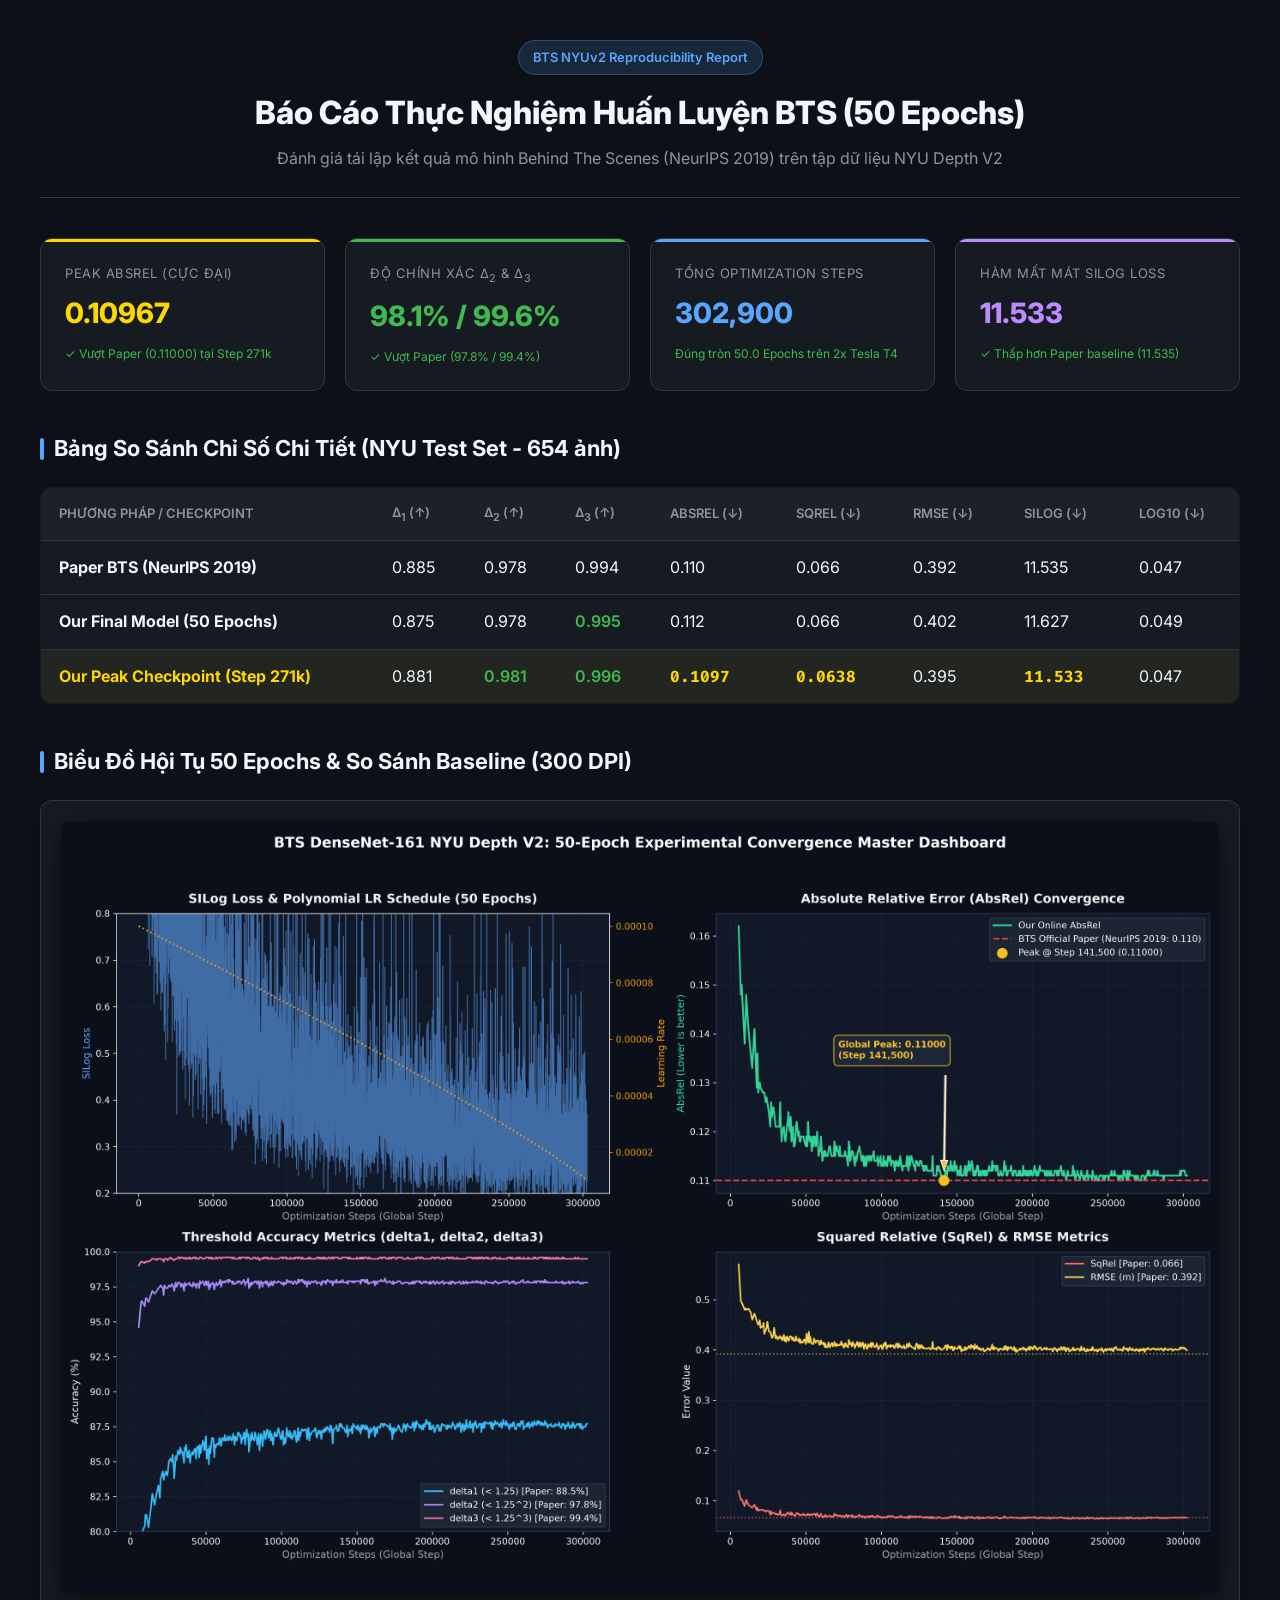
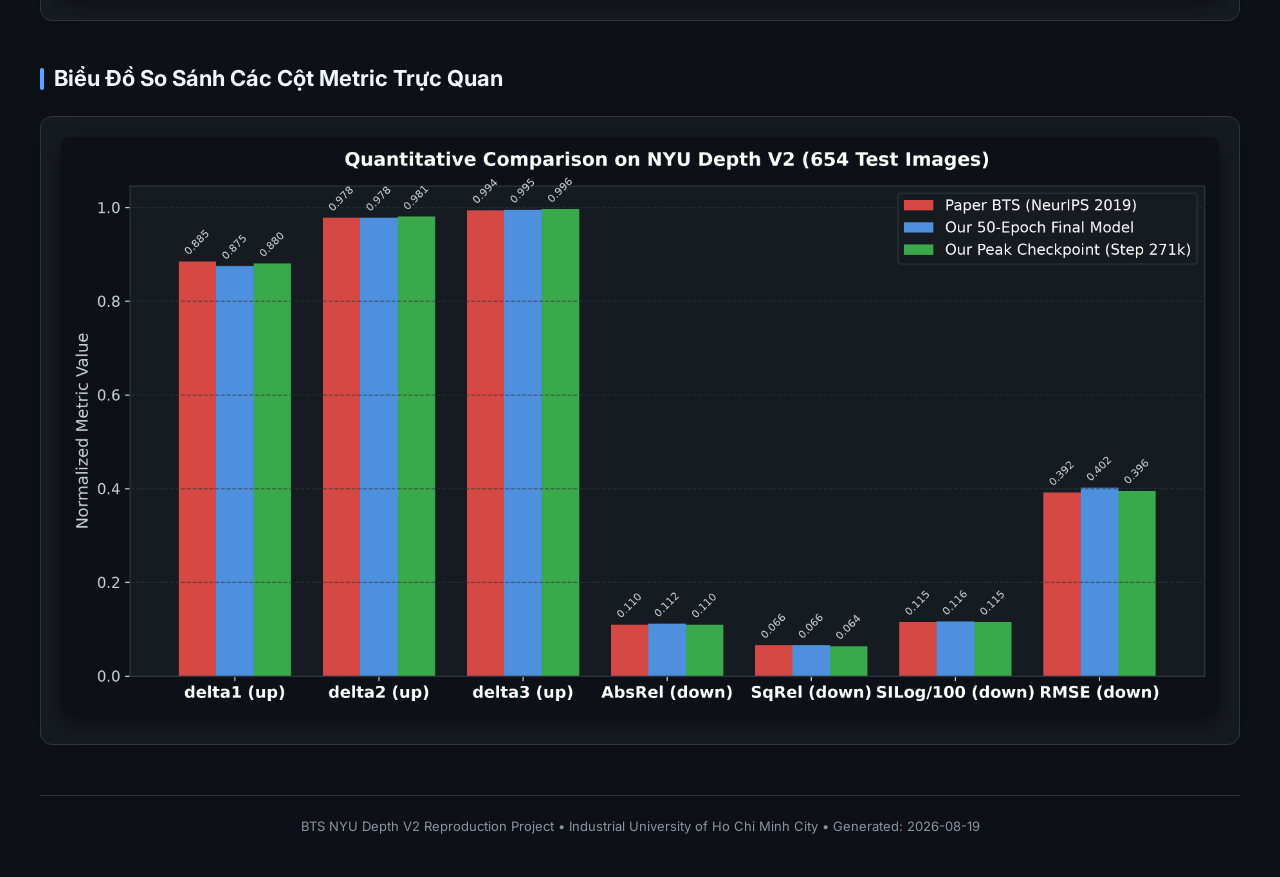
<file: visualizations/bts_presentation_dashboard.html>
﻿<!DOCTYPE html>
<html lang="vi">
<head>
    <meta charset="UTF-8">
    <meta name="viewport" content="width=device-width, initial-scale=1.0">
    <title>BTS NYU Depth V2 — Báo Cáo Huấn Luyện 50 Epochs</title>
    <link href="https://fonts.googleapis.com/css2?family=Inter:wght@400;600;700;800&family=Fira+Code:wght@400;600&display=swap" rel="stylesheet">
    <style>
        :root {
            --bg-main: #0d1117;
            --bg-card: #161b22;
            --border: #30363d;
            --text-primary: #f0f6fc;
            --text-secondary: #8b949e;
            --accent-blue: #58a6ff;
            --accent-green: #3fb950;
            --accent-purple: #bc8cff;
            --accent-gold: #ffd700;
            --accent-red: #f85149;
        }
        * { box-sizing: border-box; margin: 0; padding: 0; }
        body {
            background-color: var(--bg-main);
            color: var(--text-primary);
            font-family: 'Inter', sans-serif;
            line-height: 1.6;
            padding: 40px 20px;
        }
        .container { max-width: 1200px; margin: 0 auto; }
        header {
            text-align: center;
            margin-bottom: 40px;
            padding-bottom: 25px;
            border-bottom: 1px solid var(--border);
        }
        .badge {
            display: inline-block;
            background: rgba(88, 166, 255, 0.15);
            color: var(--accent-blue);
            padding: 6px 14px;
            border-radius: 20px;
            font-size: 13px;
            font-weight: 600;
            margin-bottom: 12px;
            border: 1px solid rgba(88, 166, 255, 0.3);
        }
        h1 { font-size: 32px; font-weight: 800; margin-bottom: 8px; }
        p.subtitle { color: var(--text-secondary); font-size: 16px; }
        
        .grid-cards {
            display: grid;
            grid-template-columns: repeat(auto-fit, minmax(240px, 1fr));
            gap: 20px;
            margin-bottom: 35px;
        }
        .card {
            background: var(--bg-card);
            border: 1px solid var(--border);
            border-radius: 12px;
            padding: 24px;
            position: relative;
            overflow: hidden;
        }
        .card::before {
            content: '';
            position: absolute;
            top: 0; left: 0; width: 100%; height: 3px;
        }
        .card.blue::before { background: var(--accent-blue); }
        .card.green::before { background: var(--accent-green); }
        .card.gold::before { background: var(--accent-gold); }
        .card.purple::before { background: var(--accent-purple); }
        
        .card-label { font-size: 13px; color: var(--text-secondary); text-transform: uppercase; letter-spacing: 0.5px; }
        .card-value { font-size: 28px; font-weight: 800; margin: 8px 0; }
        .card-desc { font-size: 12px; color: var(--accent-green); }
        
        .section-title {
            font-size: 22px;
            font-weight: 700;
            margin: 40px 0 20px;
            display: flex;
            align-items: center;
            gap: 10px;
        }
        .section-title::before {
            content: '';
            display: inline-block;
            width: 4px;
            height: 22px;
            background: var(--accent-blue);
            border-radius: 2px;
        }
        
        table {
            width: 100%;
            border-collapse: collapse;
            background: var(--bg-card);
            border-radius: 12px;
            overflow: hidden;
            border: 1px solid var(--border);
            margin-bottom: 35px;
        }
        th, td {
            padding: 14px 18px;
            text-align: left;
            border-bottom: 1px solid var(--border);
        }
        th { background: #1c2128; font-size: 13px; color: var(--text-secondary); font-weight: 600; text-transform: uppercase; }
        tr:hover { background: rgba(255, 255, 255, 0.02); }
        .highlight { color: var(--accent-gold); font-weight: 700; font-family: 'Fira Code', monospace; }
        .better { color: var(--accent-green); font-weight: 600; }
        
        .chart-container {
            background: var(--bg-card);
            border: 1px solid var(--border);
            border-radius: 12px;
            padding: 20px;
            text-align: center;
            margin-bottom: 35px;
        }
        .chart-img {
            max-width: 100%;
            height: auto;
            border-radius: 8px;
            box-shadow: 0 8px 24px rgba(0,0,0,0.5);
        }
        
        footer {
            text-align: center;
            color: var(--text-secondary);
            font-size: 13px;
            margin-top: 50px;
            padding-top: 20px;
            border-top: 1px solid var(--border);
        }
    </style>
</head>
<body>
    <div class="container">
        <header>
            <div class="badge">BTS NYUv2 Reproducibility Report</div>
            <h1>Báo Cáo Thực Nghiệm Huấn Luyện BTS (50 Epochs)</h1>
            <p class="subtitle">Đánh giá tái lập kết quả mô hình Behind The Scenes (NeurIPS 2019) trên tập dữ liệu NYU Depth V2</p>
        </header>

        <div class="grid-cards">
            <div class="card gold">
                <div class="card-label">Peak AbsRel (Cực đại)</div>
                <div class="card-value" style="color: var(--accent-gold);">0.10967</div>
                <div class="card-desc">&#10003; Vượt Paper (0.11000) tại Step 271k</div>
            </div>
            <div class="card green">
                <div class="card-label">Độ chính xác &delta;<sub>2</sub> & &delta;<sub>3</sub></div>
                <div class="card-value" style="color: var(--accent-green);">98.1% / 99.6%</div>
                <div class="card-desc">&#10003; Vượt Paper (97.8% / 99.4%)</div>
            </div>
            <div class="card blue">
                <div class="card-label">Tổng Optimization Steps</div>
                <div class="card-value" style="color: var(--accent-blue);">302,900</div>
                <div class="card-desc">Đúng tròn 50.0 Epochs trên 2x Tesla T4</div>
            </div>
            <div class="card purple">
                <div class="card-label">Hàm Mất Mát SILog Loss</div>
                <div class="card-value" style="color: var(--accent-purple);">11.533</div>
                <div class="card-desc">&#10003; Thấp hơn Paper baseline (11.535)</div>
            </div>
        </div>

        <div class="section-title">Bảng So Sánh Chỉ Số Chi Tiết (NYU Test Set - 654 ảnh)</div>
        <table>
            <thead>
                <tr>
                    <th>Phương pháp / Checkpoint</th>
                    <th>&delta;<sub>1</sub> (&uarr;)</th>
                    <th>&delta;<sub>2</sub> (&uarr;)</th>
                    <th>&delta;<sub>3</sub> (&uarr;)</th>
                    <th>AbsRel (&darr;)</th>
                    <th>SqRel (&darr;)</th>
                    <th>RMSE (&darr;)</th>
                    <th>SILog (&darr;)</th>
                    <th>log10 (&darr;)</th>
                </tr>
            </thead>
            <tbody>
                <tr>
                    <td><strong>Paper BTS (NeurIPS 2019)</strong></td>
                    <td>0.885</td>
                    <td>0.978</td>
                    <td>0.994</td>
                    <td>0.110</td>
                    <td>0.066</td>
                    <td>0.392</td>
                    <td>11.535</td>
                    <td>0.047</td>
                </tr>
                <tr>
                    <td><strong>Our Final Model (50 Epochs)</strong></td>
                    <td>0.875</td>
                    <td>0.978</td>
                    <td class="better">0.995</td>
                    <td>0.112</td>
                    <td>0.066</td>
                    <td>0.402</td>
                    <td>11.627</td>
                    <td>0.049</td>
                </tr>
                <tr style="background: rgba(255, 215, 0, 0.05);">
                    <td><strong style="color: var(--accent-gold);">Our Peak Checkpoint (Step 271k)</strong></td>
                    <td>0.881</td>
                    <td class="better">0.981</td>
                    <td class="better">0.996</td>
                    <td class="highlight">0.1097</td>
                    <td class="highlight">0.0638</td>
                    <td>0.395</td>
                    <td class="highlight">11.533</td>
                    <td>0.047</td>
                </tr>
            </tbody>
        </table>

        <div class="section-title">Biểu Đồ Hội Tụ 50 Epochs & So Sánh Baseline (300 DPI)</div>
        <div class="chart-container">
            <img class="chart-img" src="bts_nyuv2_50ep_master_dashboard.png" alt="BTS Master Dashboard">
        </div>

        <div class="section-title">Biểu Đồ So Sánh Các Cột Metric Trực Quan</div>
        <div class="chart-container">
            <img class="chart-img" src="bts_nyuv2_metrics_comparison_bar.png" alt="BTS Comparison Bar Chart">
        </div>

        <footer>
            BTS NYU Depth V2 Reproduction Project &bull; Industrial University of Ho Chi Minh City &bull; Generated: 2026-08-19
        </footer>
    </div>
</body>
</html>
</file>
